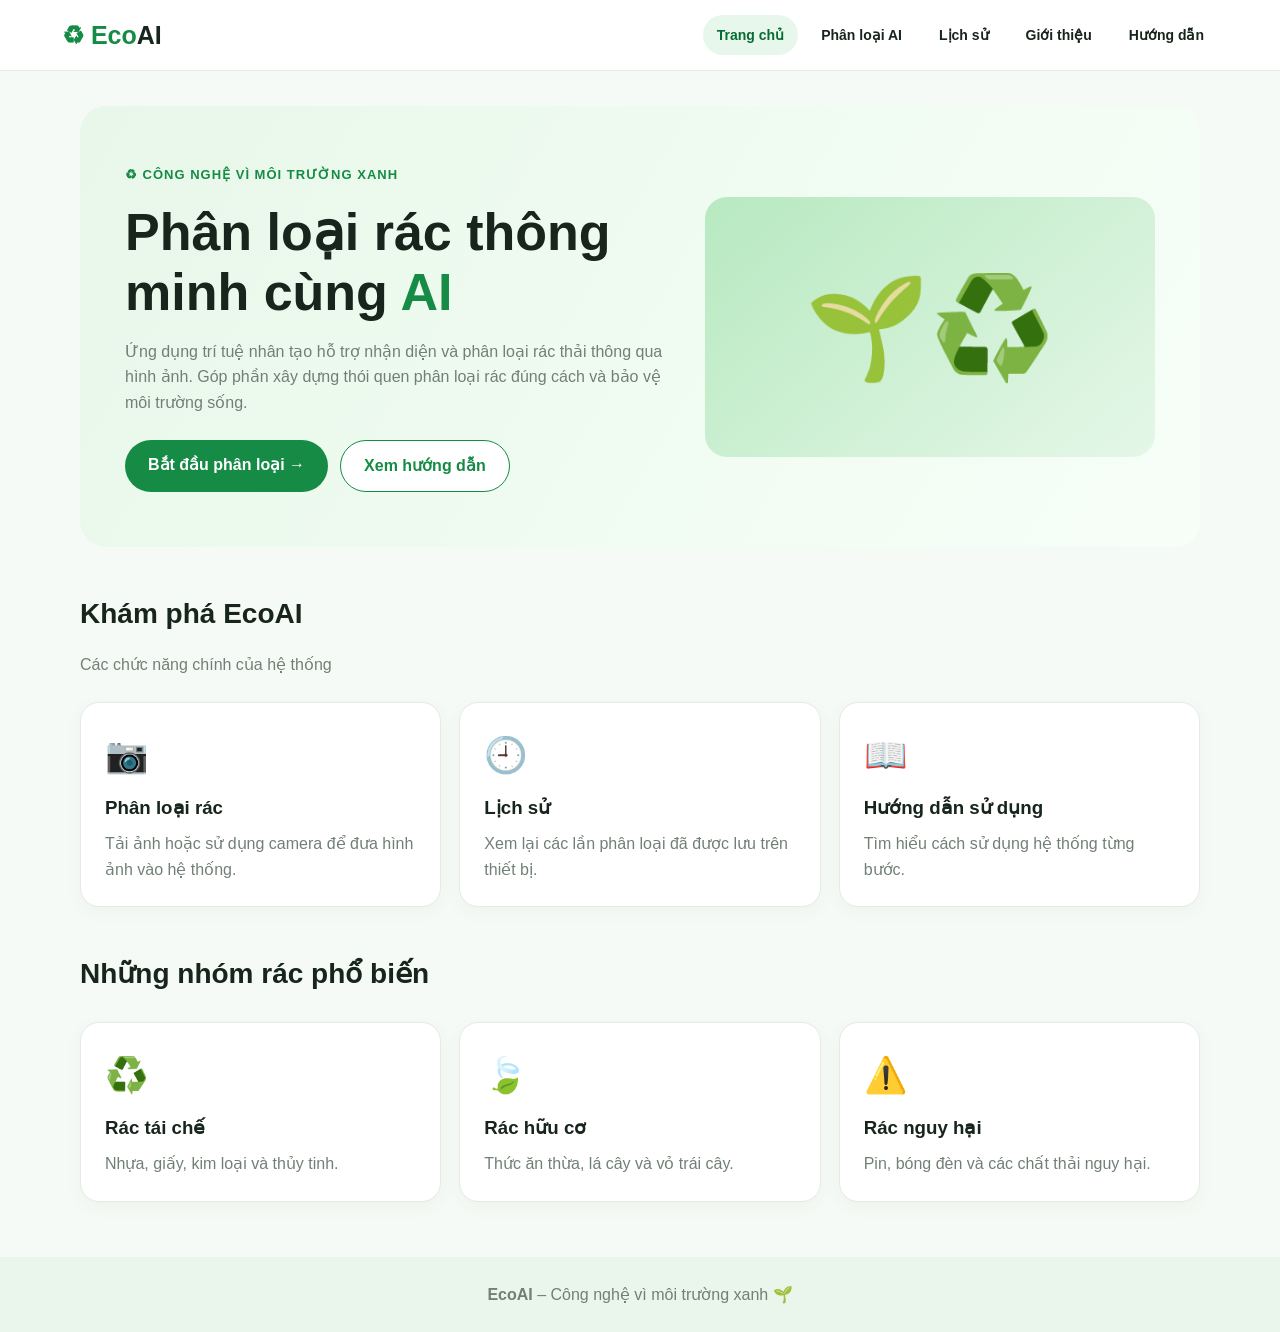
<file: index.html>
<!DOCTYPE html>
<html lang="vi">
<head>
  <meta charset="UTF-8">
  <meta name="viewport" content="width=device-width, initial-scale=1">
  <title>EcoAI - Phân loại rác thông minh</title>
  <link rel="stylesheet" href="style.css">
</head>
<body>

<header>
  <nav class="nav">
    <a href="index.html" class="logo">♻ Eco<span>AI</span></a>
    <div class="nav-links">
      <a href="index.html" class="active">Trang chủ</a>
      <a href="classify.html">Phân loại AI</a>
      <a href="history.html">Lịch sử</a>
      <a href="about.html">Giới thiệu</a>
      <a href="guide.html">Hướng dẫn</a>
    </div>
  </nav>
</header>

<main class="container">
  <section class="hero">
    <div>
      <span class="eyebrow">♻ CÔNG NGHỆ VÌ MÔI TRƯỜNG XANH</span>
      <h1>Phân loại rác thông minh cùng <span style="color:#168b45">AI</span></h1>
      <p>
        Ứng dụng trí tuệ nhân tạo hỗ trợ nhận diện và phân loại
        rác thải thông qua hình ảnh. Góp phần xây dựng thói quen
        phân loại rác đúng cách và bảo vệ môi trường sống.
      </p>
      <div class="actions">
        <a href="classify.html" class="btn">Bắt đầu phân loại →</a>
        <a href="guide.html" class="btn btn-outline">Xem hướng dẫn</a>
      </div>
    </div>

    <div class="hero-image">🌱♻️</div>
  </section>

  <section class="section-title">
    <h2>Khám phá EcoAI</h2>
    <p>Các chức năng chính của hệ thống</p>
  </section>

  <div class="grid">
    <a href="classify.html" class="card">
      <div class="card-icon">📷</div>
      <h3>Phân loại rác</h3>
      <p>Tải ảnh hoặc sử dụng camera để đưa hình ảnh vào hệ thống.</p>
    </a>

    <a href="history.html" class="card">
      <div class="card-icon">🕘</div>
      <h3>Lịch sử</h3>
      <p>Xem lại các lần phân loại đã được lưu trên thiết bị.</p>
    </a>

    <a href="guide.html" class="card">
      <div class="card-icon">📖</div>
      <h3>Hướng dẫn sử dụng</h3>
      <p>Tìm hiểu cách sử dụng hệ thống từng bước.</p>
    </a>
  </div>

  <section class="section-title">
    <h2>Những nhóm rác phổ biến</h2>
  </section>

  <div class="grid">
    <div class="card">
      <div class="card-icon">♻️</div>
      <h3>Rác tái chế</h3>
      <p>Nhựa, giấy, kim loại và thủy tinh.</p>
    </div>

    <div class="card">
      <div class="card-icon">🍃</div>
      <h3>Rác hữu cơ</h3>
      <p>Thức ăn thừa, lá cây và vỏ trái cây.</p>
    </div>

    <div class="card">
      <div class="card-icon">⚠️</div>
      <h3>Rác nguy hại</h3>
      <p>Pin, bóng đèn và các chất thải nguy hại.</p>
    </div>
  </div>
</main>

<footer>
  <strong>EcoAI</strong> – Công nghệ vì môi trường xanh 🌱
</footer>

</body>
</html>
</file>
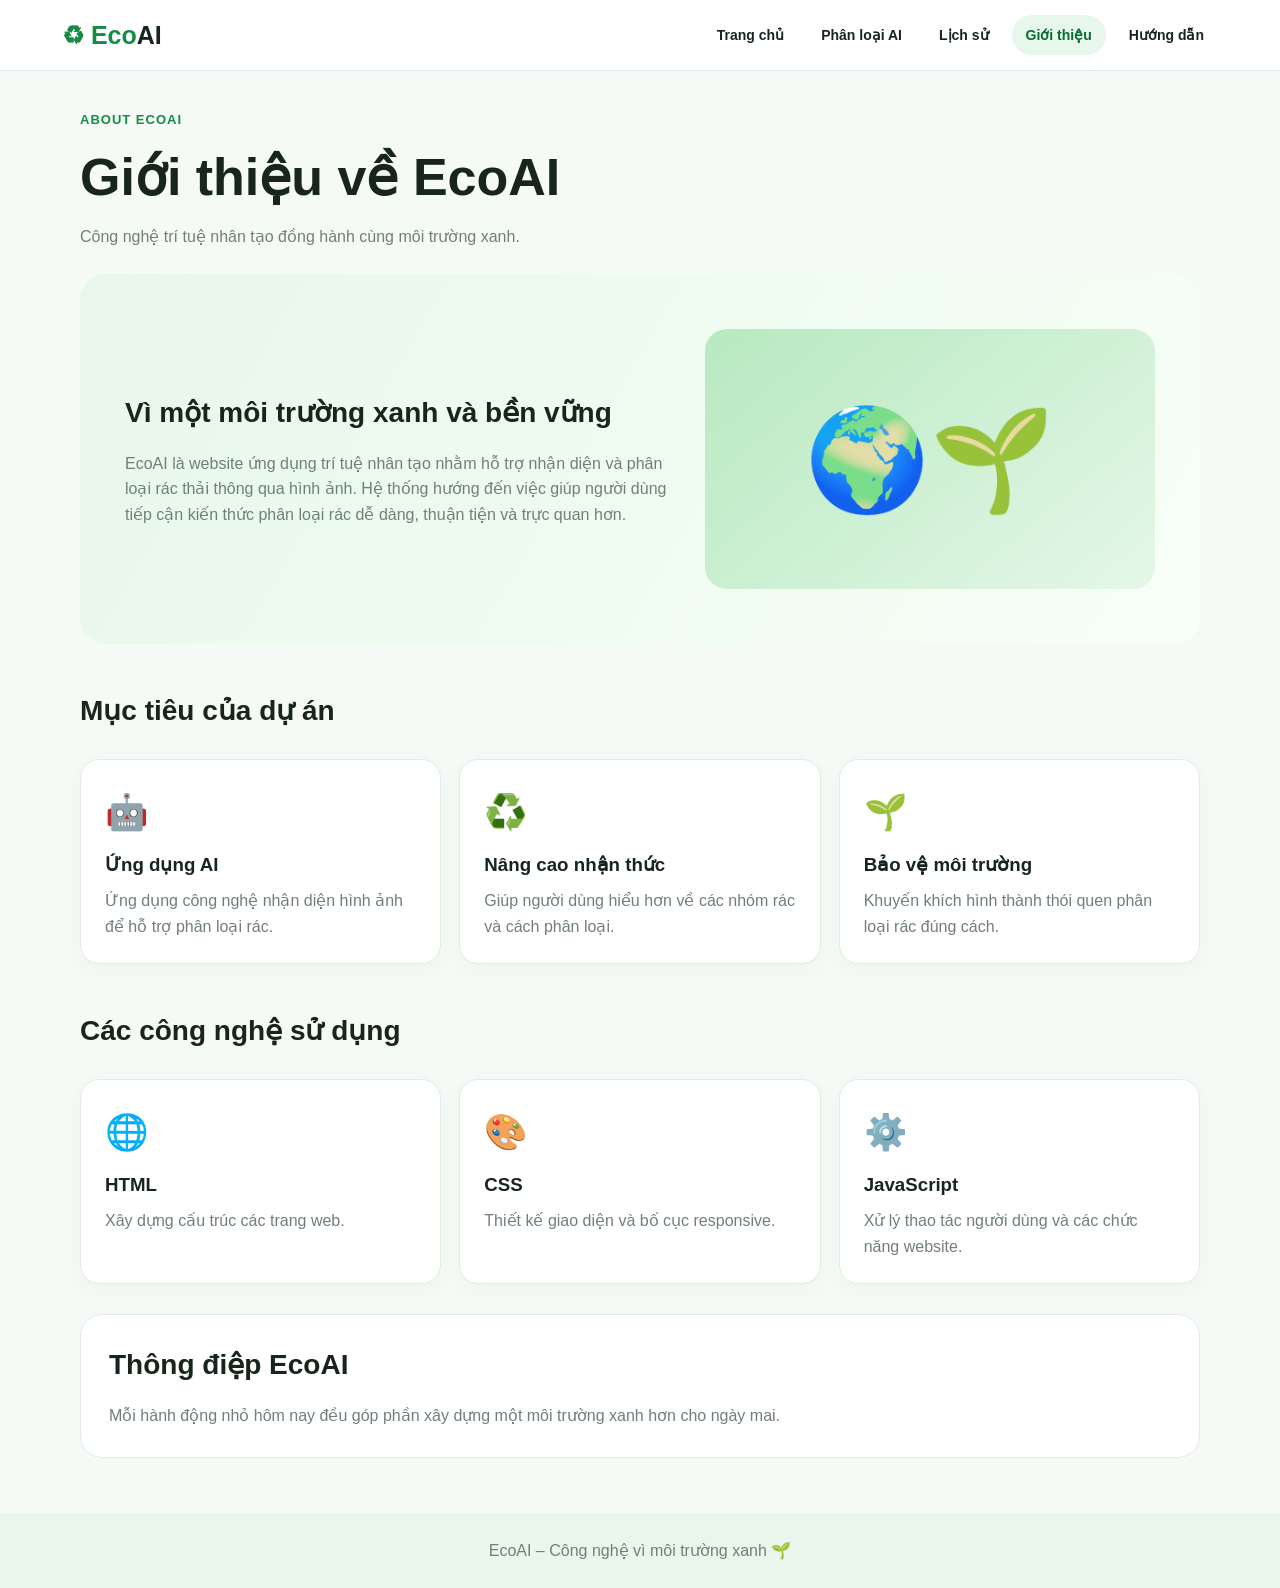
<file: about.html>
<!DOCTYPE html>
<html lang="vi">
<head>
  <meta charset="UTF-8">
  <meta name="viewport" content="width=device-width, initial-scale=1">
  <title>Giới thiệu - EcoAI</title>
  <link rel="stylesheet" href="style.css">
</head>
<body>

<header>
  <nav class="nav">
    <a href="index.html" class="logo">♻ Eco<span>AI</span></a>
    <div class="nav-links">
      <a href="index.html">Trang chủ</a>
      <a href="classify.html">Phân loại AI</a>
      <a href="history.html">Lịch sử</a>
      <a href="about.html" class="active">Giới thiệu</a>
      <a href="guide.html">Hướng dẫn</a>
    </div>
  </nav>
</header>

<main class="container">

  <div class="page-heading">
    <span class="eyebrow">ABOUT ECOAI</span>
    <h1>Giới thiệu về EcoAI</h1>
    <p>Công nghệ trí tuệ nhân tạo đồng hành cùng môi trường xanh.</p>
  </div>

  <section class="hero">
    <div>
      <h2>Vì một môi trường xanh và bền vững</h2>
      <p>
        EcoAI là website ứng dụng trí tuệ nhân tạo nhằm hỗ trợ
        nhận diện và phân loại rác thải thông qua hình ảnh.
        Hệ thống hướng đến việc giúp người dùng tiếp cận kiến thức
        phân loại rác dễ dàng, thuận tiện và trực quan hơn.
      </p>
    </div>
    <div class="hero-image">🌍🌱</div>
  </section>

  <section class="section-title">
    <h2>Mục tiêu của dự án</h2>
  </section>

  <div class="grid">
    <div class="card">
      <div class="card-icon">🤖</div>
      <h3>Ứng dụng AI</h3>
      <p>Ứng dụng công nghệ nhận diện hình ảnh để hỗ trợ phân loại rác.</p>
    </div>

    <div class="card">
      <div class="card-icon">♻️</div>
      <h3>Nâng cao nhận thức</h3>
      <p>Giúp người dùng hiểu hơn về các nhóm rác và cách phân loại.</p>
    </div>

    <div class="card">
      <div class="card-icon">🌱</div>
      <h3>Bảo vệ môi trường</h3>
      <p>Khuyến khích hình thành thói quen phân loại rác đúng cách.</p>
    </div>
  </div>

  <section class="section-title">
    <h2>Các công nghệ sử dụng</h2>
  </section>

  <div class="grid">
    <div class="card">
      <div class="card-icon">🌐</div>
      <h3>HTML</h3>
      <p>Xây dựng cấu trúc các trang web.</p>
    </div>

    <div class="card">
      <div class="card-icon">🎨</div>
      <h3>CSS</h3>
      <p>Thiết kế giao diện và bố cục responsive.</p>
    </div>

    <div class="card">
      <div class="card-icon">⚙️</div>
      <h3>JavaScript</h3>
      <p>Xử lý thao tác người dùng và các chức năng website.</p>
    </div>
  </div>

  <section class="panel" style="margin-top:30px">
    <h2>Thông điệp EcoAI</h2>
    <p>
      Mỗi hành động nhỏ hôm nay đều góp phần xây dựng
      một môi trường xanh hơn cho ngày mai.
    </p>
  </section>

</main>
<footer>EcoAI – Công nghệ vì môi trường xanh 🌱</footer>

</body>
</html>
</file>
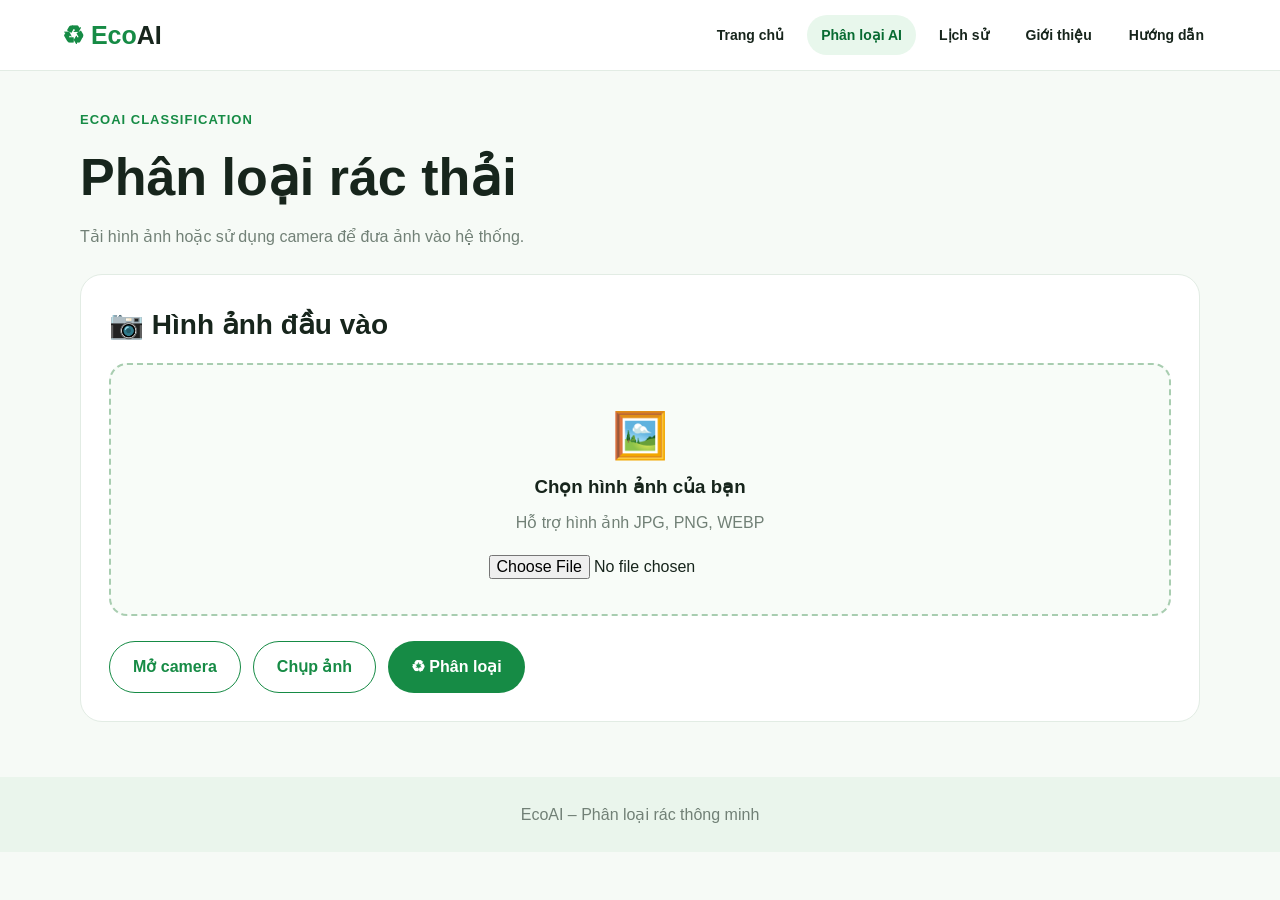
<file: classify.html>
<!DOCTYPE html>
<html lang="vi">
<head>
  <meta charset="UTF-8">
  <meta name="viewport" content="width=device-width, initial-scale=1">
  <title>Phân loại rác - EcoAI</title>
  <link rel="stylesheet" href="style.css">
  <script src="app.js" defer></script>
</head>
<body>

<header>
  <nav class="nav">
    <a href="index.html" class="logo">♻ Eco<span>AI</span></a>
    <div class="nav-links">
      <a href="index.html">Trang chủ</a>
      <a href="classify.html" class="active">Phân loại AI</a>
      <a href="history.html">Lịch sử</a>
      <a href="about.html">Giới thiệu</a>
      <a href="guide.html">Hướng dẫn</a>
    </div>
  </nav>
</header>

<main class="container">
  <div class="page-heading">
    <span class="eyebrow">ECOAI CLASSIFICATION</span>
    <h1>Phân loại rác thải</h1>
    <p>Tải hình ảnh hoặc sử dụng camera để đưa ảnh vào hệ thống.</p>
  </div>

  <section class="panel">
    <h2>📷 Hình ảnh đầu vào</h2>

    <div class="upload-box">
      <div style="font-size:45px">🖼️</div>
      <h3>Chọn hình ảnh của bạn</h3>
      <p>Hỗ trợ hình ảnh JPG, PNG, WEBP</p>

      <input
        type="file"
        id="imageInput"
        accept="image/*"
      >

      <img id="preview" class="preview" alt="Ảnh xem trước">
    </div>

    <div class="actions">
      <button class="btn btn-outline" id="cameraButton">
        Mở camera
      </button>

      <button class="btn btn-outline" id="captureButton">
        Chụp ảnh
      </button>

      <button class="btn" id="classifyButton">
        ♻ Phân loại
      </button>
    </div>

    <video
      id="cameraVideo"
      autoplay
      playsinline
      style="display:none;width:100%;max-height:300px;margin-top:20px;border-radius:15px">
    </video>

    <div id="result" class="result"></div>
  </section>
</main>

<footer>EcoAI – Phân loại rác thông minh</footer>

</body>
</html>
</file>
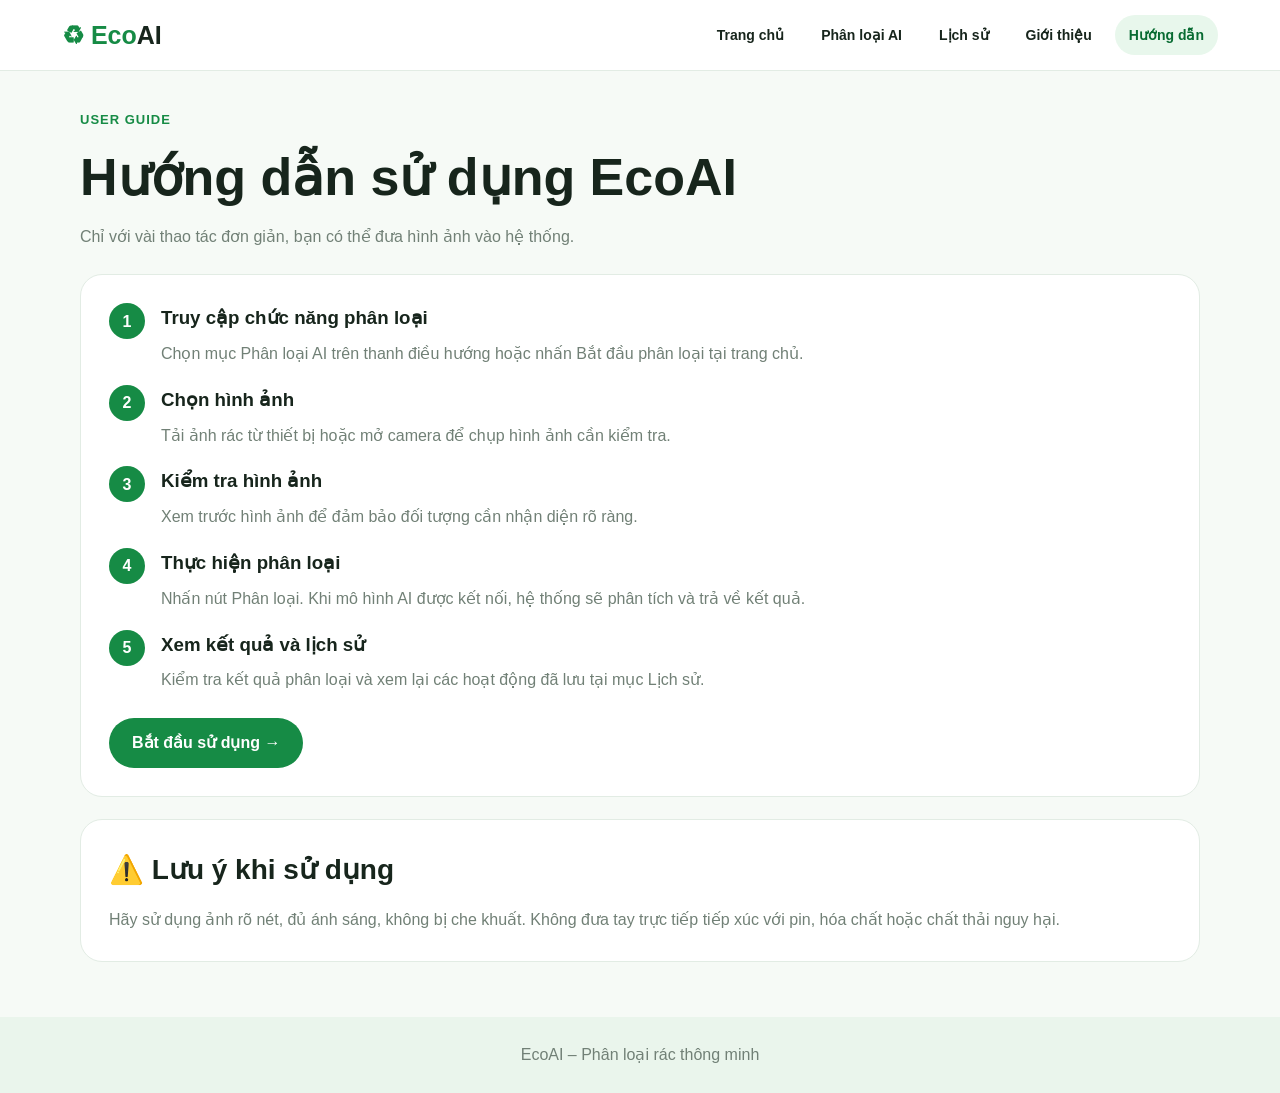
<file: guide.html>
<!DOCTYPE html>
<html lang="vi">
<head>
  <meta charset="UTF-8">
  <meta name="viewport" content="width=device-width, initial-scale=1">
  <title>Hướng dẫn - EcoAI</title>
  <link rel="stylesheet" href="style.css">
</head>
<body>

<header>
  <nav class="nav">
    <a href="index.html" class="logo">♻ Eco<span>AI</span></a>
    <div class="nav-links">
      <a href="index.html">Trang chủ</a>
      <a href="classify.html">Phân loại AI</a>
      <a href="history.html">Lịch sử</a>
      <a href="about.html">Giới thiệu</a>
      <a href="guide.html" class="active">Hướng dẫn</a>
    </div>
  </nav>
</header>

<main class="container">
  <div class="page-heading">
    <span class="eyebrow">USER GUIDE</span>
    <h1>Hướng dẫn sử dụng EcoAI</h1>
    <p>Chỉ với vài thao tác đơn giản, bạn có thể đưa hình ảnh vào hệ thống.</p>
  </div>

  <section class="panel">
    <div class="steps">

      <div class="step">
        <div class="step-number">1</div>
        <div>
          <h3>Truy cập chức năng phân loại</h3>
          <p>Chọn mục Phân loại AI trên thanh điều hướng hoặc nhấn Bắt đầu phân loại tại trang chủ.</p>
        </div>
      </div>

      <div class="step">
        <div class="step-number">2</div>
        <div>
          <h3>Chọn hình ảnh</h3>
          <p>Tải ảnh rác từ thiết bị hoặc mở camera để chụp hình ảnh cần kiểm tra.</p>
        </div>
      </div>

      <div class="step">
        <div class="step-number">3</div>
        <div>
          <h3>Kiểm tra hình ảnh</h3>
          <p>Xem trước hình ảnh để đảm bảo đối tượng cần nhận diện rõ ràng.</p>
        </div>
      </div>

      <div class="step">
        <div class="step-number">4</div>
        <div>
          <h3>Thực hiện phân loại</h3>
          <p>Nhấn nút Phân loại. Khi mô hình AI được kết nối, hệ thống sẽ phân tích và trả về kết quả.</p>
        </div>
      </div>

      <div class="step">
        <div class="step-number">5</div>
        <div>
          <h3>Xem kết quả và lịch sử</h3>
          <p>Kiểm tra kết quả phân loại và xem lại các hoạt động đã lưu tại mục Lịch sử.</p>
        </div>
      </div>

    </div>

    <div class="actions">
      <a href="classify.html" class="btn">Bắt đầu sử dụng →</a>
    </div>
  </section>

  <section class="panel">
    <h2>⚠️ Lưu ý khi sử dụng</h2>
    <p>Hãy sử dụng ảnh rõ nét, đủ ánh sáng, không bị che khuất. Không đưa tay trực tiếp tiếp xúc với pin, hóa chất hoặc chất thải nguy hại.</p>
  </section>
</main>

<footer>EcoAI – Phân loại rác thông minh</footer>

</body>
</html>
</file>
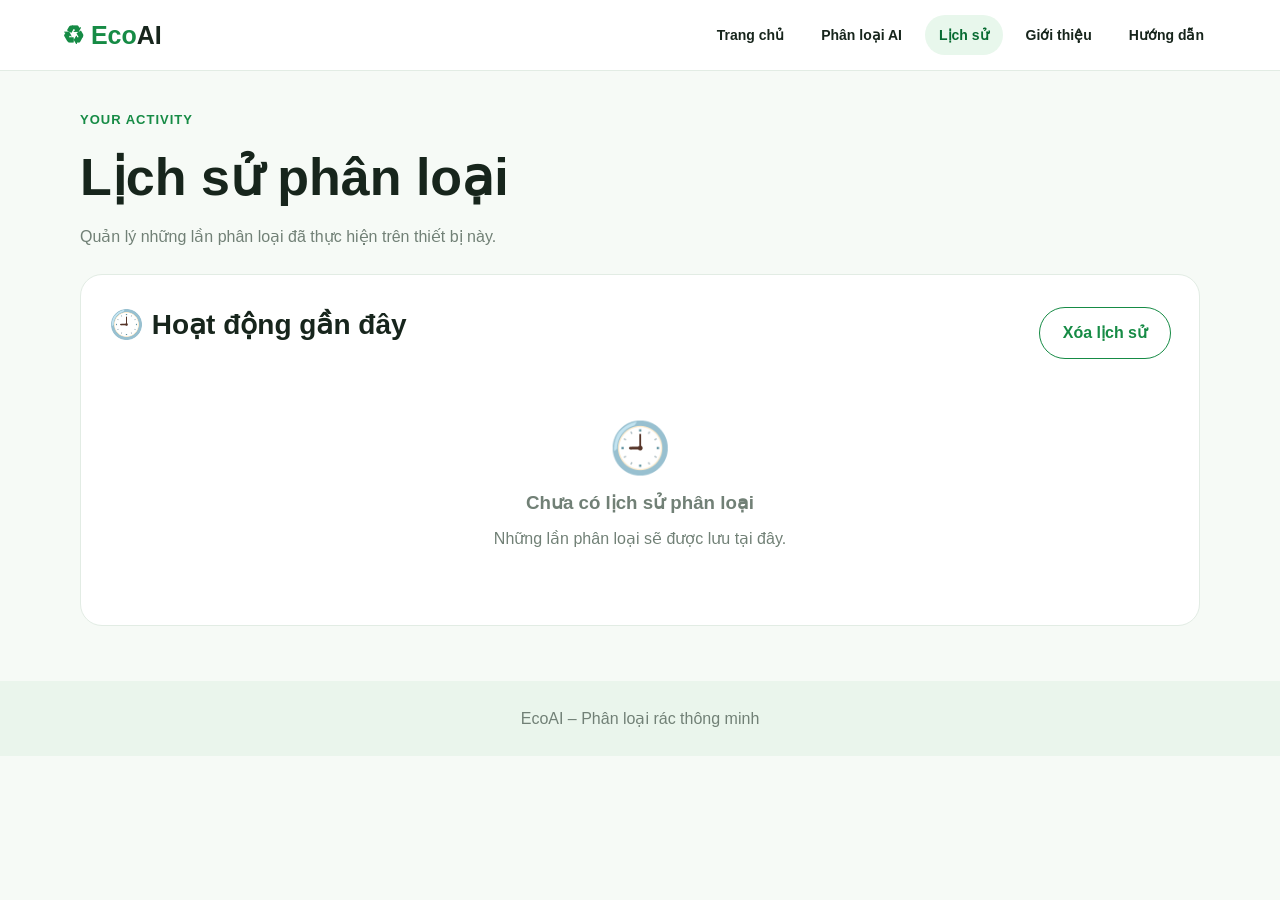
<file: history.html>
<!DOCTYPE html>
<html lang="vi">
<head>
  <meta charset="UTF-8">
  <meta name="viewport" content="width=device-width, initial-scale=1">
  <title>Lịch sử - EcoAI</title>
  <link rel="stylesheet" href="style.css">
  <script src="app.js" defer></script>
</head>
<body>

<header>
  <nav class="nav">
    <a href="index.html" class="logo">♻ Eco<span>AI</span></a>
    <div class="nav-links">
      <a href="index.html">Trang chủ</a>
      <a href="classify.html">Phân loại AI</a>
      <a href="history.html" class="active">Lịch sử</a>
      <a href="about.html">Giới thiệu</a>
      <a href="guide.html">Hướng dẫn</a>
    </div>
  </nav>
</header>

<main class="container">
  <div class="page-heading">
    <span class="eyebrow">YOUR ACTIVITY</span>
    <h1>Lịch sử phân loại</h1>
    <p>Quản lý những lần phân loại đã thực hiện trên thiết bị này.</p>
  </div>

  <section class="panel">
    <div style="display:flex;justify-content:space-between;gap:15px;align-items:center;flex-wrap:wrap">
      <h2>🕘 Hoạt động gần đây</h2>
      <button class="btn btn-outline" onclick="clearHistory()">
        Xóa lịch sử
      </button>
    </div>

    <div id="historyList"></div>
  </section>
</main>

<footer>EcoAI – Phân loại rác thông minh</footer>

</body>
</html>
</file>
<file: style.css>
:root {
  --green: #168b45;
  --green-dark: #086b32;
  --green-light: #e8f7ec;
  --background: #f6faf6;
  --text: #17251c;
  --muted: #718076;
  --white: #ffffff;
  --border: #e2ece4;
}

* {
  box-sizing: border-box;
  margin: 0;
  padding: 0;
}

body {
  font-family: Arial, Helvetica, sans-serif;
  background: var(--background);
  color: var(--text);
  line-height: 1.6;
}

a {
  color: inherit;
  text-decoration: none;
}

button, input {
  font: inherit;
}

header {
  background: rgba(255,255,255,.97);
  border-bottom: 1px solid var(--border);
  position: sticky;
  top: 0;
  z-index: 10;
}

.nav {
  max-width: 1200px;
  margin: auto;
  padding: 15px 22px;
  display: flex;
  align-items: center;
  justify-content: space-between;
  gap: 20px;
}

.logo {
  font-size: 25px;
  font-weight: 800;
  color: var(--green);
}

.logo span {
  color: var(--text);
}

.nav-links {
  display: flex;
  flex-wrap: wrap;
  gap: 9px;
  align-items: center;
}

.nav-links a {
  padding: 9px 14px;
  border-radius: 30px;
  font-weight: 600;
  font-size: 14px;
}

.nav-links a:hover,
.nav-links a.active {
  background: var(--green-light);
  color: var(--green-dark);
}

.container {
  width: min(1120px, 92%);
  margin: 35px auto;
}

.hero {
  background: linear-gradient(120deg, #e8f7e9, #f7fff8);
  border-radius: 26px;
  padding: 55px 45px;
  display: grid;
  grid-template-columns: 1.1fr .9fr;
  gap: 30px;
  align-items: center;
}

.eyebrow {
  color: var(--green);
  font-weight: 700;
  font-size: 13px;
  letter-spacing: 1px;
}

h1 {
  font-size: clamp(32px, 5vw, 52px);
  line-height: 1.15;
  margin: 16px 0;
}

h2 {
  font-size: 28px;
  margin-bottom: 15px;
}

h3 {
  margin-bottom: 8px;
}

p {
  color: var(--muted);
}

.hero-image {
  min-height: 260px;
  border-radius: 22px;
  background: linear-gradient(140deg, #b7e9c0, #e5f7e8);
  display: flex;
  justify-content: center;
  align-items: center;
  font-size: 100px;
}

.btn {
  display: inline-block;
  border: 0;
  border-radius: 30px;
  background: var(--green);
  color: white;
  padding: 12px 23px;
  cursor: pointer;
  font-weight: 700;
  transition: .2s;
  text-align: center;
}

.btn:hover {
  background: var(--green-dark);
  transform: translateY(-2px);
}

.btn-outline {
  background: white;
  color: var(--green);
  border: 1px solid var(--green);
}

.btn-outline:hover {
  color: white;
}

.actions {
  display: flex;
  gap: 12px;
  flex-wrap: wrap;
  margin-top: 25px;
}

.grid {
  display: grid;
  grid-template-columns: repeat(3, 1fr);
  gap: 18px;
  margin-top: 25px;
}

.card {
  background: white;
  border: 1px solid var(--border);
  border-radius: 19px;
  padding: 24px;
  box-shadow: 0 5px 18px rgba(20,70,35,.04);
}

.card-icon {
  font-size: 35px;
  margin-bottom: 10px;
}

.section-title {
  margin: 45px 0 18px;
}

.page-heading {
  margin-bottom: 25px;
}

.page-heading p {
  margin-top: 8px;
}

.panel {
  background: white;
  border: 1px solid var(--border);
  border-radius: 22px;
  padding: 28px;
  margin-bottom: 22px;
}

.upload-box {
  border: 2px dashed #a8cdb0;
  background: #f8fcf8;
  border-radius: 18px;
  padding: 35px 15px;
  text-align: center;
}

.upload-box input {
  margin-top: 18px;
  max-width: 100%;
}

.preview {
  display: none;
  max-width: 100%;
  max-height: 300px;
  object-fit: contain;
  margin: 20px auto;
  border-radius: 15px;
}

.result {
  display: none;
  margin-top: 20px;
  padding: 20px;
  background: var(--green-light);
  border-radius: 15px;
}

.result.show {
  display: block;
}

.history-item {
  padding: 17px 0;
  border-bottom: 1px solid var(--border);
  display: flex;
  align-items: center;
  gap: 15px;
}

.history-item img {
  width: 65px;
  height: 65px;
  border-radius: 12px;
  object-fit: cover;
}

.history-info {
  flex: 1;
}

.empty {
  text-align: center;
  padding: 45px 10px;
  color: var(--muted);
}

.steps {
  display: grid;
  gap: 18px;
}

.step {
  display: flex;
  gap: 16px;
  align-items: flex-start;
}

.step-number {
  background: var(--green);
  color: white;
  border-radius: 50%;
  width: 36px;
  height: 36px;
  flex-shrink: 0;
  display: grid;
  place-items: center;
  font-weight: bold;
}

footer {
  background: #eaf5ec;
  text-align: center;
  padding: 25px;
  margin-top: 55px;
  color: var(--muted);
}

@media(max-width:750px) {
  .nav {
    flex-direction: column;
  }

  .nav-links {
    justify-content: center;
  }

  .nav-links a {
    font-size: 12px;
    padding: 7px 9px;
  }

  .hero {
    grid-template-columns: 1fr;
    padding: 30px 22px;
  }

  .grid {
    grid-template-columns: 1fr;
  }

  .container {
    margin-top: 22px;
  }
}
</file>
